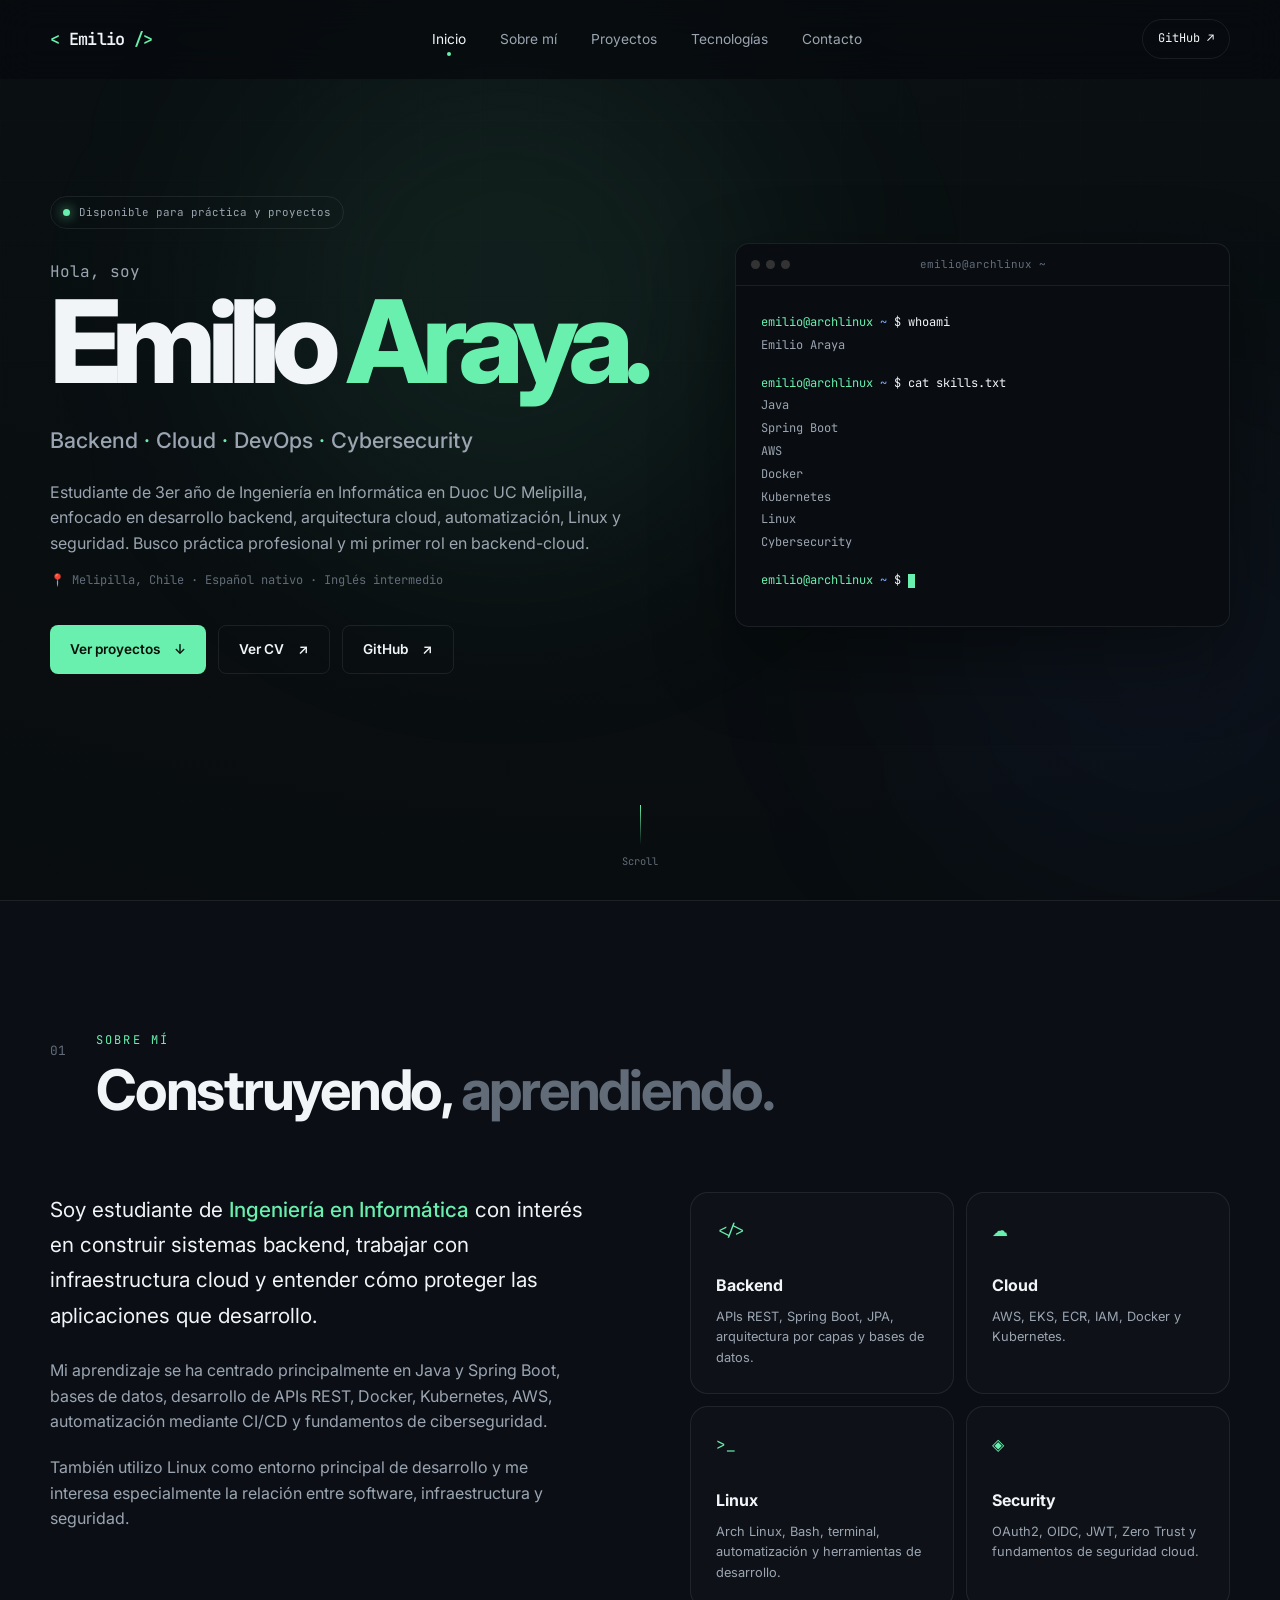
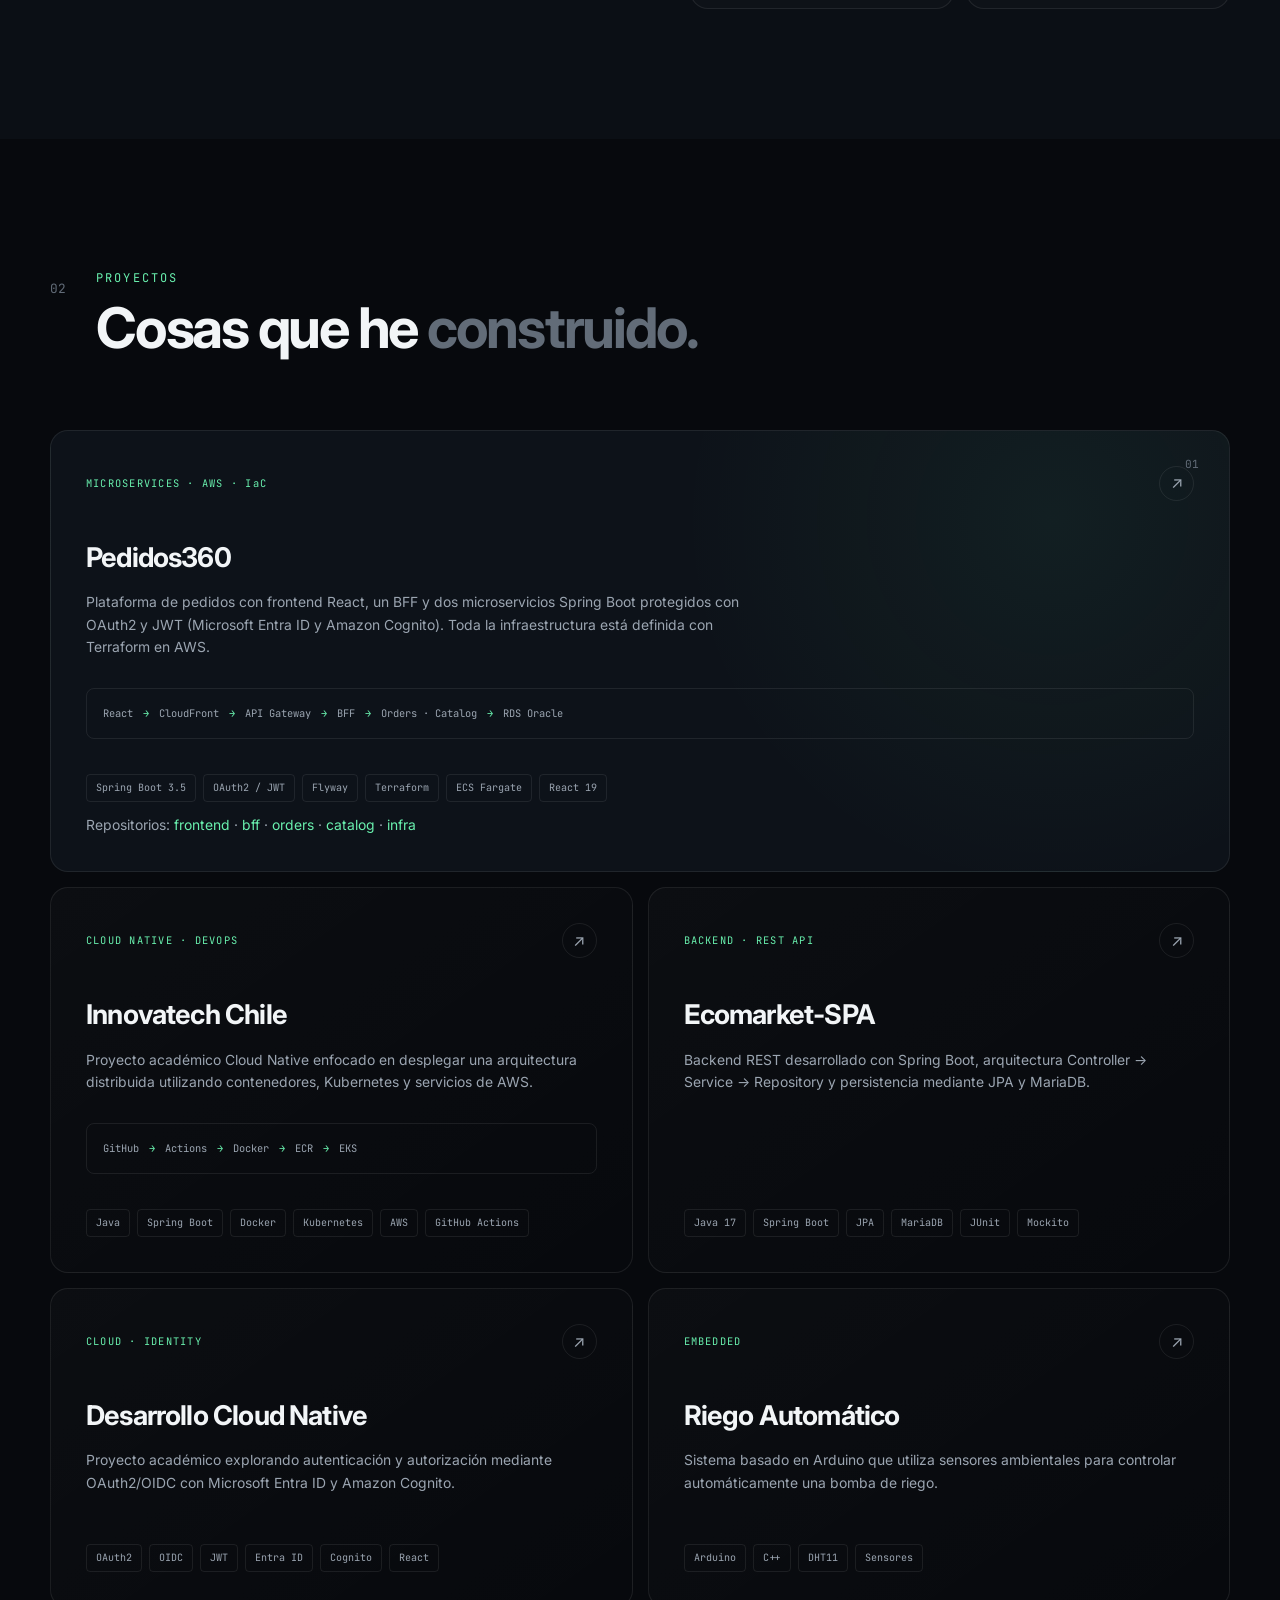
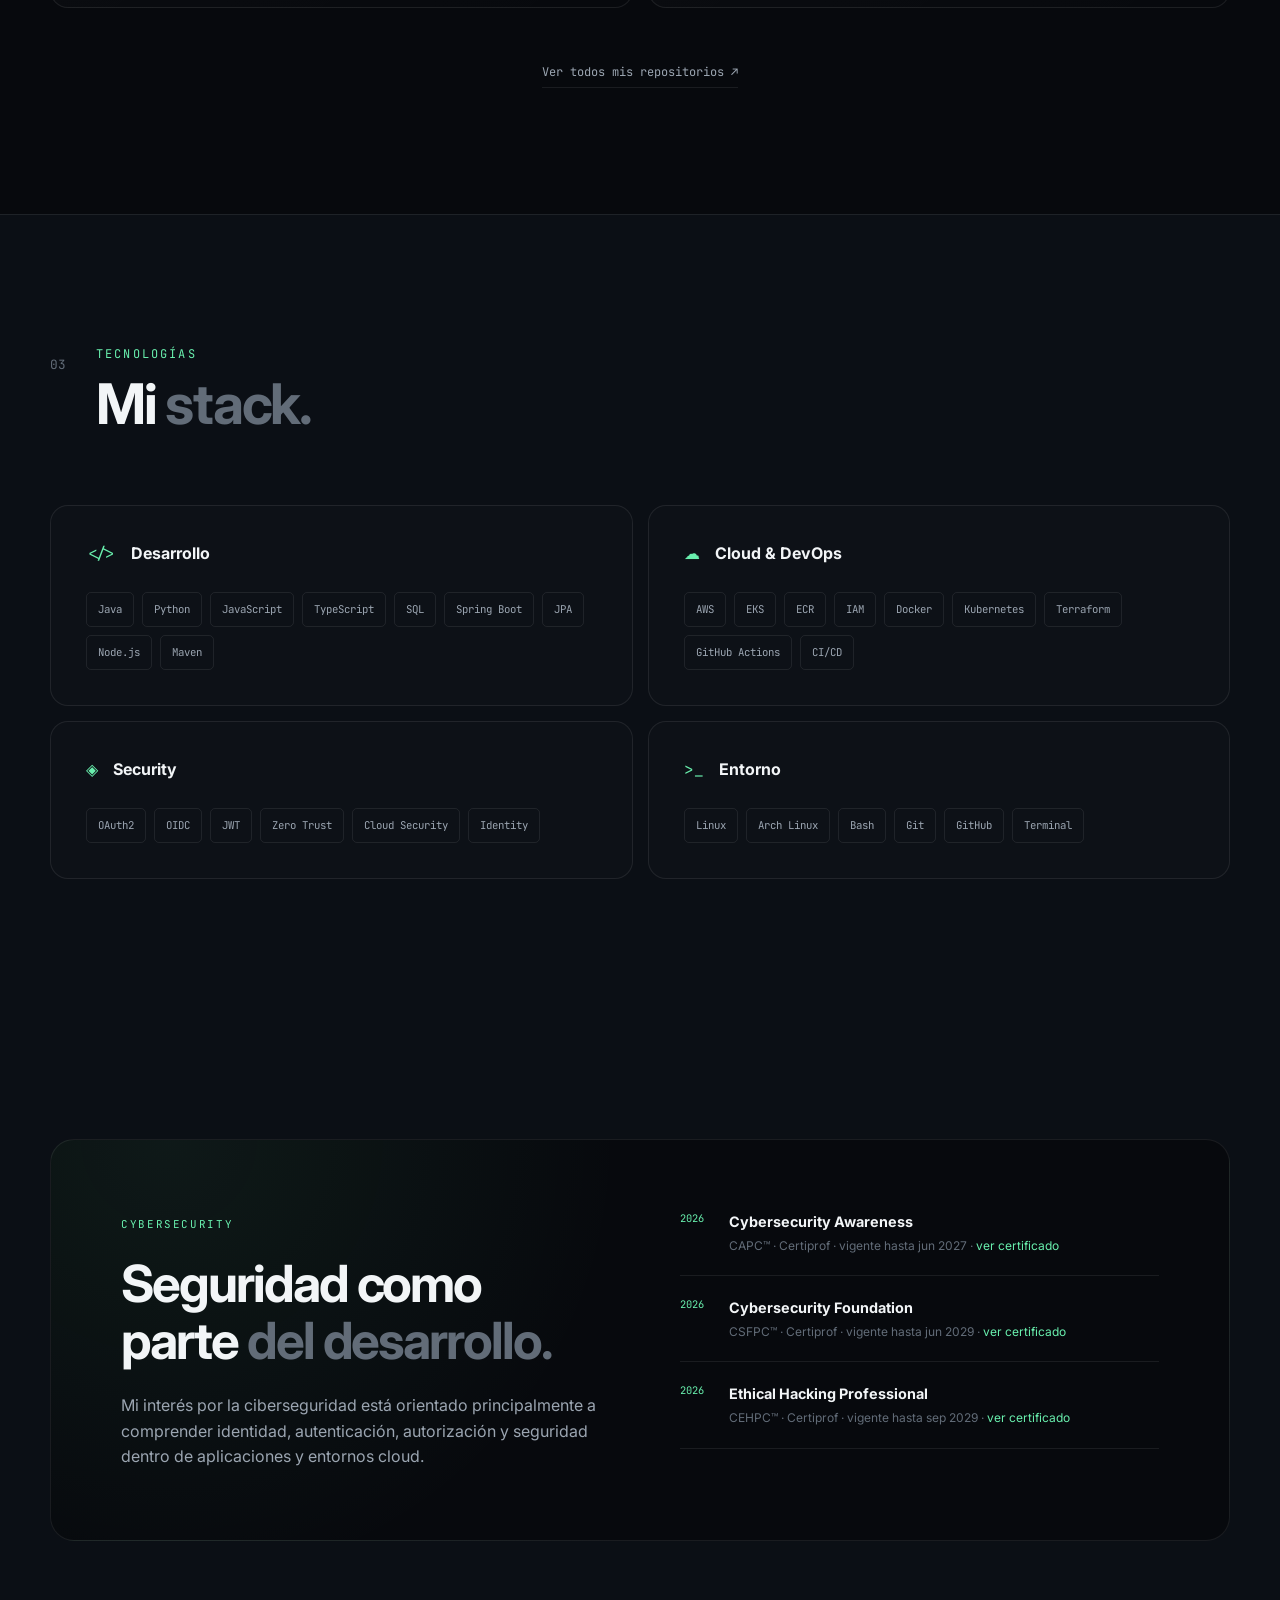
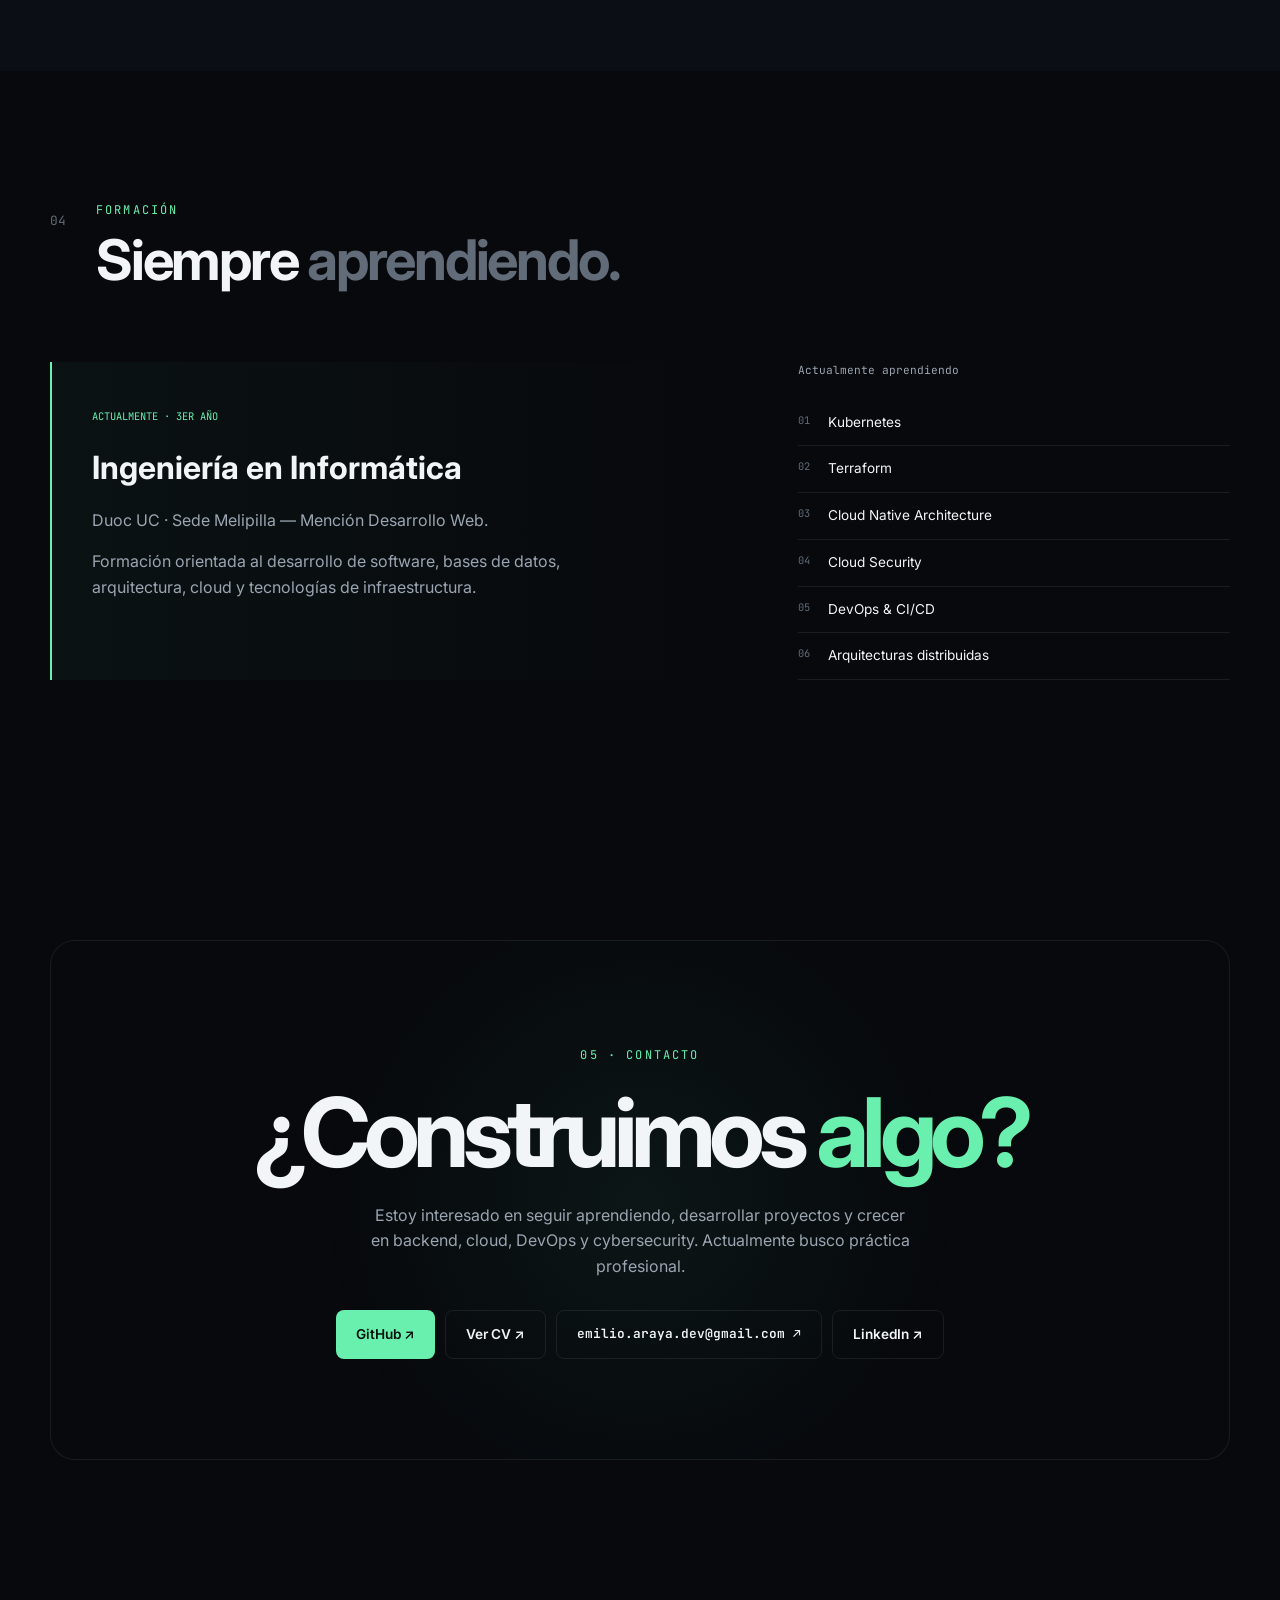
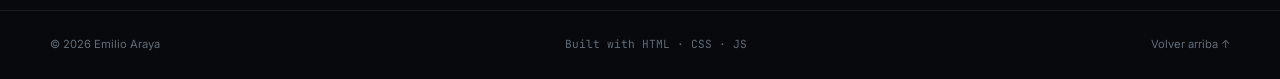
<file: index.html>
<!DOCTYPE html>
<html lang="es">
<head>
    <meta charset="UTF-8">
    <meta name="viewport" content="width=device-width, initial-scale=1.0">

    <meta name="description"
          content="Portafolio personal de Emilio Araya - Backend, Cloud, DevOps y Cybersecurity">

    <title>Emilio Araya | Backend · Cloud · DevOps</title>

    <meta name="theme-color" content="#07090d">
    <meta property="og:title" content="Emilio Araya | Backend · Cloud · DevOps">
    <meta property="og:description" content="Portafolio personal de Emilio Araya - Backend, Cloud, DevOps y Cybersecurity">
    <meta property="og:type" content="website">
    <link rel="icon" href="data:image/svg+xml,%3Csvg xmlns='http://www.w3.org/2000/svg' viewBox='0 0 100 100'%3E%3Crect width='100' height='100' rx='20' fill='%2307090d'/%3E%3Ctext x='50' y='68' font-size='55' text-anchor='middle' fill='%2369f0ae' font-family='monospace'%3E%3C/%3E%3C/text%3E%3C/svg%3E">

    <link rel="stylesheet" href="style.css">

    <!-- Google Fonts -->
    <link rel="preconnect" href="https://fonts.googleapis.com">
    <link rel="preconnect" href="https://fonts.gstatic.com" crossorigin>
    <link
        href="https://fonts.googleapis.com/css2?family=Inter:wght@400;500;600;700;800&family=JetBrains+Mono:wght@400;500;600&display=swap"
        rel="stylesheet"
    >
</head>

<body>

<noscript>
    <style>
        .reveal { opacity: 1 !important; transform: none !important; }
    </style>
</noscript>

<a class="skip-link" href="#inicio">Saltar al contenido</a>

<!-- =====================================================
     HEADER
===================================================== -->

<header class="header" id="header">

    <nav class="nav container" aria-label="Navegación principal">

        <a href="#inicio" class="logo">
            <span class="logo-bracket">&lt;</span>
            Emilio
            <span class="logo-bracket">/&gt;</span>
        </a>

        <button class="menu-toggle" id="menu-toggle" aria-label="Abrir menú" aria-expanded="false" aria-controls="nav-links">
            <span></span>
            <span></span>
            <span></span>
        </button>

        <ul class="nav-links" id="nav-links">
            <li>
                <a href="#inicio" class="nav-link active">Inicio</a>
            </li>

            <li>
                <a href="#sobre-mi" class="nav-link">Sobre mí</a>
            </li>

            <li>
                <a href="#proyectos" class="nav-link">Proyectos</a>
            </li>

            <li>
                <a href="#tecnologias" class="nav-link">Tecnologías</a>
            </li>

            <li>
                <a href="#contacto" class="nav-link">Contacto</a>
            </li>
        </ul>

        <a
            href="https://github.com/emilio-araya"
            target="_blank"
            rel="noopener noreferrer"
            class="nav-github"
        >
            GitHub ↗
        </a>

    </nav>

</header>


<main>

<!-- =====================================================
     HERO
===================================================== -->

<section class="hero section" id="inicio">

    <div class="hero-grid"></div>

    <div class="hero-glow hero-glow-one"></div>
    <div class="hero-glow hero-glow-two"></div>

    <div class="container hero-container">

        <div class="hero-content reveal">

            <div class="status">
                <span class="status-dot"></span>
                Disponible para práctica y proyectos
            </div>

            <p class="hero-small">
                Hola, soy
            </p>

            <h1>
                Emilio
                <span>Araya.</span>
            </h1>

            <h2>
                Backend
                <span>·</span>
                Cloud
                <span>·</span>
                DevOps
                <span>·</span>
                Cybersecurity
            </h2>

            <p class="hero-description">
                Estudiante de 3er año de Ingeniería en Informática
                en Duoc UC Melipilla, enfocado en desarrollo backend,
                arquitectura cloud, automatización, Linux y seguridad.
                Busco práctica profesional y mi primer rol en backend-cloud.
            </p>

            <p class="hero-meta">
                📍 Melipilla, Chile · Español nativo · Inglés intermedio
            </p>

            <div class="hero-buttons">

                <a href="#proyectos" class="btn btn-primary">
                    Ver proyectos
                    <span>↓</span>
                </a>

                <a
                    href="cv.html"
                    class="btn btn-secondary"
                >
                    Ver CV
                    <span>↗</span>
                </a>

                <a
                    href="https://github.com/emilio-araya"
                    target="_blank"
                    rel="noopener noreferrer"
                    class="btn btn-secondary"
                >
                    GitHub
                    <span>↗</span>
                </a>

            </div>

        </div>


        <div class="hero-terminal reveal">

            <div class="terminal">

                <div class="terminal-header">

                    <div class="terminal-dots">
                        <span></span>
                        <span></span>
                        <span></span>
                    </div>

                    <span class="terminal-title">
                        emilio@archlinux ~
                    </span>

                </div>

                <div class="terminal-body">

                    <p>
                        <span class="terminal-user">
                            emilio@archlinux
                        </span>
                        <span class="terminal-path">
                            ~
                        </span>
                        <span class="terminal-symbol">
                            $
                        </span>
                        whoami
                    </p>

                    <p class="terminal-output">
                        Emilio Araya
                    </p>

                    <p>
                        <span class="terminal-user">
                            emilio@archlinux
                        </span>
                        <span class="terminal-path">
                            ~
                        </span>
                        <span class="terminal-symbol">
                            $
                        </span>
                        cat skills.txt
                    </p>

                    <p class="terminal-output">
                        Java<br>
                        Spring Boot<br>
                        AWS<br>
                        Docker<br>
                        Kubernetes<br>
                        Linux<br>
                        Cybersecurity
                    </p>

                    <p>
                        <span class="terminal-user">
                            emilio@archlinux
                        </span>
                        <span class="terminal-path">
                            ~
                        </span>
                        <span class="terminal-symbol">
                            $
                        </span>
                        <span class="cursor"></span>
                    </p>

                </div>

            </div>

        </div>

    </div>

    <a href="#sobre-mi" class="scroll-indicator">
        <span></span>
        Scroll
    </a>

</section>


<!-- =====================================================
     SOBRE MI
===================================================== -->

<section class="about section" id="sobre-mi">

    <div class="container">

        <div class="section-heading reveal">

            <span class="section-number">
                01
            </span>

            <div>
                <p class="section-label">
                    SOBRE MÍ
                </p>

                <h2>
                    Construyendo,
                    <span>aprendiendo.</span>
                </h2>
            </div>

        </div>


        <div class="about-grid">

            <div class="about-text reveal">

                <p class="large-text">
                    Soy estudiante de
                    <strong>Ingeniería en Informática</strong>
                    con interés en construir sistemas backend,
                    trabajar con infraestructura cloud y entender
                    cómo proteger las aplicaciones que desarrollo.
                </p>

                <p>
                    Mi aprendizaje se ha centrado principalmente en
                    Java y Spring Boot, bases de datos, desarrollo de
                    APIs REST, Docker, Kubernetes, AWS, automatización
                    mediante CI/CD y fundamentos de ciberseguridad.
                </p>

                <p>
                    También utilizo Linux como entorno principal de
                    desarrollo y me interesa especialmente la relación
                    entre software, infraestructura y seguridad.
                </p>

            </div>


            <div class="about-cards reveal">

                <div class="info-card">

                    <span class="card-icon">
                        &lt;/&gt;
                    </span>

                    <h3>
                        Backend
                    </h3>

                    <p>
                        APIs REST, Spring Boot, JPA,
                        arquitectura por capas y bases de datos.
                    </p>

                </div>


                <div class="info-card">

                    <span class="card-icon">
                        ☁
                    </span>

                    <h3>
                        Cloud
                    </h3>

                    <p>
                        AWS, EKS, ECR, IAM,
                        Docker y Kubernetes.
                    </p>

                </div>


                <div class="info-card">

                    <span class="card-icon">
                        &gt;_
                    </span>

                    <h3>
                        Linux
                    </h3>

                    <p>
                        Arch Linux, Bash, terminal,
                        automatización y herramientas de desarrollo.
                    </p>

                </div>


                <div class="info-card">

                    <span class="card-icon">
                        ◈
                    </span>

                    <h3>
                        Security
                    </h3>

                    <p>
                        OAuth2, OIDC, JWT,
                        Zero Trust y fundamentos de seguridad cloud.
                    </p>

                </div>

            </div>

        </div>

    </div>

</section>


<!-- =====================================================
     PROYECTOS
===================================================== -->

<section class="projects section" id="proyectos">

    <div class="container">

        <div class="section-heading reveal">

            <span class="section-number">
                02
            </span>

            <div>

                <p class="section-label">
                    PROYECTOS
                </p>

                <h2>
                    Cosas que he
                    <span>construido.</span>
                </h2>

            </div>

        </div>


        <div class="projects-grid">


            <!-- PROJECT 1 -->

            <article class="project-card project-featured reveal">

                <div class="project-number">
                    01
                </div>

                <div class="project-top">

                    <span class="project-type">
                        MICROSERVICES · AWS · IaC
                    </span>

                    <a
                        href="https://github.com/emilio-araya/pedidos360-bff"
                        target="_blank"
                        rel="noopener noreferrer"
                        class="project-link"
                        aria-label="Ver Pedidos360 en GitHub"
                    >
                        ↗
                    </a>

                </div>

                <h3>
                    Pedidos360
                </h3>

                <p>
                    Plataforma de pedidos con frontend React, un BFF y
                    dos microservicios Spring Boot protegidos con OAuth2
                    y JWT (Microsoft Entra ID y Amazon Cognito).
                    Toda la infraestructura está definida con Terraform en AWS.
                </p>

                <div class="architecture">

                    <span>React</span>
                    <i>→</i>
                    <span>CloudFront</span>
                    <i>→</i>
                    <span>API Gateway</span>
                    <i>→</i>
                    <span>BFF</span>
                    <i>→</i>
                    <span>Orders · Catalog</span>
                    <i>→</i>
                    <span>RDS Oracle</span>

                </div>

                <div class="project-tags">

                    <span>Spring Boot 3.5</span>
                    <span>OAuth2 / JWT</span>
                    <span>Flyway</span>
                    <span>Terraform</span>
                    <span>ECS Fargate</span>
                    <span>React 19</span>

                </div>

                <p class="project-repos">
                    Repositorios:
                    <a href="https://github.com/emilio-araya/pedidos360-frontend" target="_blank" rel="noopener noreferrer">frontend</a> ·
                    <a href="https://github.com/emilio-araya/pedidos360-bff" target="_blank" rel="noopener noreferrer">bff</a> ·
                    <a href="https://github.com/emilio-araya/pedidos360-orders" target="_blank" rel="noopener noreferrer">orders</a> ·
                    <a href="https://github.com/emilio-araya/pedidos360-catalog" target="_blank" rel="noopener noreferrer">catalog</a> ·
                    <a href="https://github.com/emilio-araya/pedidos360-infra" target="_blank" rel="noopener noreferrer">infra</a>
                </p>

            </article>


            <!-- PROJECT 2 -->

            <article class="project-card reveal">

                <div class="project-top">

                    <span class="project-type">
                        CLOUD NATIVE · DEVOPS
                    </span>

                    <a
                        href="https://github.com/emilio-araya/proyecto-innovatech"
                        target="_blank"
                        rel="noopener noreferrer"
                        class="project-link"
                        aria-label="Ver Innovatech en GitHub"
                    >
                        ↗
                    </a>

                </div>

                <h3>
                    Innovatech Chile
                </h3>

                <p>
                    Proyecto académico Cloud Native enfocado en
                    desplegar una arquitectura distribuida utilizando
                    contenedores, Kubernetes y servicios de AWS.
                </p>

                <div class="architecture">

                    <span>GitHub</span>
                    <i>→</i>
                    <span>Actions</span>
                    <i>→</i>
                    <span>Docker</span>
                    <i>→</i>
                    <span>ECR</span>
                    <i>→</i>
                    <span>EKS</span>

                </div>

                <div class="project-tags">

                    <span>Java</span>
                    <span>Spring Boot</span>
                    <span>Docker</span>
                    <span>Kubernetes</span>
                    <span>AWS</span>
                    <span>GitHub Actions</span>

                </div>

            </article>


            <!-- PROJECT 2 -->

            <article class="project-card reveal">

                <div class="project-top">

                    <span class="project-type">
                        BACKEND · REST API
                    </span>

                    <a
                        href="https://github.com/emilio-araya/ecomarket-spa"
                        target="_blank"
                        rel="noopener noreferrer"
                        class="project-link"
                        aria-label="Ver Ecomarket en GitHub"
                    >
                        ↗
                    </a>

                </div>

                <h3>
                    Ecomarket-SPA
                </h3>

                <p>
                    Backend REST desarrollado con Spring Boot,
                    arquitectura Controller → Service → Repository
                    y persistencia mediante JPA y MariaDB.
                </p>

                <div class="project-tags">

                    <span>Java 17</span>
                    <span>Spring Boot</span>
                    <span>JPA</span>
                    <span>MariaDB</span>
                    <span>JUnit</span>
                    <span>Mockito</span>

                </div>

            </article>


            <!-- PROJECT 3 -->

            <article class="project-card reveal">

                <div class="project-top">

                    <span class="project-type">
                        CLOUD · IDENTITY
                    </span>

                    <a
                        href="https://github.com/emilio-araya/Desarrollo-Cloud-Native"
                        target="_blank"
                        rel="noopener noreferrer"
                        class="project-link"
                        aria-label="Ver proyecto Cloud Native en GitHub"
                    >
                        ↗
                    </a>

                </div>

                <h3>
                    Desarrollo Cloud Native
                </h3>

                <p>
                    Proyecto académico explorando autenticación y
                    autorización mediante OAuth2/OIDC con Microsoft
                    Entra ID y Amazon Cognito.
                </p>

                <div class="project-tags">

                    <span>OAuth2</span>
                    <span>OIDC</span>
                    <span>JWT</span>
                    <span>Entra ID</span>
                    <span>Cognito</span>
                    <span>React</span>

                </div>

            </article>


            <!-- PROJECT 4 -->

            <article class="project-card reveal">

                <div class="project-top">

                    <span class="project-type">
                        EMBEDDED
                    </span>

                    <a
                        href="https://github.com/emilio-araya/riego-automatico-arduino"
                        target="_blank"
                        rel="noopener noreferrer"
                        class="project-link"
                        aria-label="Ver proyecto Arduino en GitHub"
                    >
                        ↗
                    </a>

                </div>

                <h3>
                    Riego Automático
                </h3>

                <p>
                    Sistema basado en Arduino que utiliza sensores
                    ambientales para controlar automáticamente una
                    bomba de riego.
                </p>

                <div class="project-tags">

                    <span>Arduino</span>
                    <span>C++</span>
                    <span>DHT11</span>
                    <span>Sensores</span>

                </div>

            </article>


        </div>


        <div class="projects-more reveal">

            <a
                href="https://github.com/emilio-araya?tab=repositories"
                target="_blank"
                rel="noopener noreferrer"
                class="text-link"
            >
                Ver todos mis repositorios
                <span>↗</span>
            </a>

        </div>

    </div>

</section>


<!-- =====================================================
     TECNOLOGIAS
===================================================== -->

<section class="technologies section" id="tecnologias">

    <div class="container">

        <div class="section-heading reveal">

            <span class="section-number">
                03
            </span>

            <div>

                <p class="section-label">
                    TECNOLOGÍAS
                </p>

                <h2>
                    Mi
                    <span>stack.</span>
                </h2>

            </div>

        </div>


        <div class="tech-layout">


            <div class="tech-category reveal">

                <div class="tech-category-header">

                    <span class="tech-icon">
                        &lt;/&gt;
                    </span>

                    <h3>
                        Desarrollo
                    </h3>

                </div>

                <div class="tech-list">

                    <span>Java</span>
                    <span>Python</span>
                    <span>JavaScript</span>
                    <span>TypeScript</span>
                    <span>SQL</span>
                    <span>Spring Boot</span>
                    <span>JPA</span>
                    <span>Node.js</span>
                    <span>Maven</span>

                </div>

            </div>


            <div class="tech-category reveal">

                <div class="tech-category-header">

                    <span class="tech-icon">
                        ☁
                    </span>

                    <h3>
                        Cloud & DevOps
                    </h3>

                </div>

                <div class="tech-list">

                    <span>AWS</span>
                    <span>EKS</span>
                    <span>ECR</span>
                    <span>IAM</span>
                    <span>Docker</span>
                    <span>Kubernetes</span>
                    <span>Terraform</span>
                    <span>GitHub Actions</span>
                    <span>CI/CD</span>

                </div>

            </div>


            <div class="tech-category reveal">

                <div class="tech-category-header">

                    <span class="tech-icon">
                        ◈
                    </span>

                    <h3>
                        Security
                    </h3>

                </div>

                <div class="tech-list">

                    <span>OAuth2</span>
                    <span>OIDC</span>
                    <span>JWT</span>
                    <span>Zero Trust</span>
                    <span>Cloud Security</span>
                    <span>Identity</span>

                </div>

            </div>


            <div class="tech-category reveal">

                <div class="tech-category-header">

                    <span class="tech-icon">
                        >_
                    </span>

                    <h3>
                        Entorno
                    </h3>

                </div>

                <div class="tech-list">

                    <span>Linux</span>
                    <span>Arch Linux</span>
                    <span>Bash</span>
                    <span>Git</span>
                    <span>GitHub</span>
                    <span>Terminal</span>

                </div>

            </div>

        </div>

    </div>

</section>


<!-- =====================================================
     SEGURIDAD / CERTIFICACIONES
===================================================== -->

<section class="security section" id="seguridad">

    <div class="container">

        <div class="security-box reveal">

            <div class="security-content">

                <span class="security-label">
                    CYBERSECURITY
                </span>

                <h2>
                    Seguridad como parte
                    <span>del desarrollo.</span>
                </h2>

                <p>
                    Mi interés por la ciberseguridad está orientado
                    principalmente a comprender identidad, autenticación,
                    autorización y seguridad dentro de aplicaciones
                    y entornos cloud.
                </p>

            </div>


            <div class="certifications">

                <div class="certification">

                    <span class="cert-year">
                        2026
                    </span>

                    <div>

                        <h3>
                            Cybersecurity Awareness
                        </h3>

                        <p>
                            CAPC™ · Certiprof · vigente hasta jun 2027 ·
                            <a href="certs/capc.pdf" target="_blank" rel="noopener">ver certificado</a>
                        </p>

                    </div>

                </div>


                <div class="certification">

                    <span class="cert-year">
                        2026
                    </span>

                    <div>

                        <h3>
                            Cybersecurity Foundation
                        </h3>

                        <p>
                            CSFPC™ · Certiprof · vigente hasta jun 2029 ·
                            <a href="certs/csfpc.pdf" target="_blank" rel="noopener">ver certificado</a>
                        </p>

                    </div>

                </div>


                <div class="certification">

                    <span class="cert-year">
                        2026
                    </span>

                    <div>

                        <h3>
                            Ethical Hacking Professional
                        </h3>

                        <p>
                            CEHPC™ · Certiprof · vigente hasta sep 2029 ·
                            <a href="certs/cehpc.pdf" target="_blank" rel="noopener">ver certificado</a>
                        </p>

                    </div>

                </div>

            </div>

        </div>

    </div>

</section>


<!-- =====================================================
     FORMACION
===================================================== -->

<section class="education section" id="formacion">

    <div class="container">

        <div class="section-heading reveal">

            <span class="section-number">
                04
            </span>

            <div>

                <p class="section-label">
                    FORMACIÓN
                </p>

                <h2>
                    Siempre
                    <span>aprendiendo.</span>
                </h2>

            </div>

        </div>


        <div class="education-grid">

            <div class="education-main reveal">

                <span class="education-date">
                    ACTUALMENTE · 3ER AÑO
                </span>

                <h3>
                    Ingeniería en Informática
                </h3>

                <p>
                    Duoc UC · Sede Melipilla — Mención Desarrollo Web.
                </p>

                <p>
                    Formación orientada al desarrollo de software,
                    bases de datos, arquitectura, cloud y tecnologías
                    de infraestructura.
                </p>

            </div>


            <div class="learning-list reveal">

                <p class="learning-title">
                    Actualmente aprendiendo
                </p>

                <ul>

                    <li>
                        <span>01</span>
                        Kubernetes
                    </li>

                    <li>
                        <span>02</span>
                        Terraform
                    </li>

                    <li>
                        <span>03</span>
                        Cloud Native Architecture
                    </li>

                    <li>
                        <span>04</span>
                        Cloud Security
                    </li>

                    <li>
                        <span>05</span>
                        DevOps & CI/CD
                    </li>

                    <li>
                        <span>06</span>
                        Arquitecturas distribuidas
                    </li>

                </ul>

            </div>

        </div>

    </div>

</section>


<!-- =====================================================
     CONTACTO
===================================================== -->

<section class="contact section" id="contacto">

    <div class="container">

        <div class="contact-box reveal">

            <span class="section-label">
                05 · CONTACTO
            </span>

            <h2>
                ¿Construimos
                <span>algo?</span>
            </h2>

            <p>
                Estoy interesado en seguir aprendiendo,
                desarrollar proyectos y crecer en backend,
                cloud, DevOps y cybersecurity. Actualmente
                busco práctica profesional.
            </p>

            <div class="contact-buttons">

                <a
                    href="https://github.com/emilio-araya"
                    target="_blank"
                    rel="noopener noreferrer"
                    class="btn btn-primary"
                >
                    GitHub ↗
                </a>

                <a
                    href="cv.html"
                    class="btn btn-secondary"
                >
                    Ver CV ↗
                </a>

                <a
                    href="mailto:emilio.araya.dev@gmail.com"
                    class="btn btn-secondary btn-email"
                >
                    emilio.araya.dev@gmail.com ↗
                </a>

                <a
                    href="https://www.linkedin.com/in/emilio-araya-213621253/"
                    target="_blank"
                    rel="noopener noreferrer"
                    class="btn btn-secondary"
                >
                    LinkedIn ↗
                </a>

            </div>

        </div>

    </div>

</section>

</main>


<!-- =====================================================
     FOOTER
===================================================== -->

<footer class="footer">

    <div class="container footer-container">

        <p>
            © <span id="year"></span> Emilio Araya
        </p>

        <p class="footer-code">
            Built with HTML · CSS · JS
        </p>

        <a href="#inicio">
            Volver arriba ↑
        </a>

    </div>

</footer>


<script src="script.js"></script>

</body>
</html>
</file>
<file: style.css>
/* =====================================================
   VARIABLES
===================================================== */

:root {

    --bg: #07090d;
    --bg-secondary: #0b0f15;
    --bg-card: #0d1219;

    --text: #f2f5f7;
    --text-secondary: #9ba5b1;
    --text-muted: #626c78;

    --accent: #69f0ae;
    --accent-dark: #38b978;

    --border: rgba(255, 255, 255, 0.08);
    --border-hover: rgba(105, 240, 174, 0.35);

    --container: 1180px;

    --radius: 18px;

    --transition: 0.3s ease;

}


/* =====================================================
   RESET
===================================================== */

* {
    margin: 0;
    padding: 0;
    box-sizing: border-box;
}

html {
    scroll-behavior: smooth;
}

body {

    font-family: "Inter", sans-serif;

    background:
        radial-gradient(
            circle at 50% -20%,
            rgba(105, 240, 174, 0.06),
            transparent 40%
        ),
        var(--bg);

    color: var(--text);

    line-height: 1.6;

    overflow-x: hidden;

}

body.menu-open {
    overflow: hidden;
}

a {
    color: inherit;
    text-decoration: none;
}

button {
    font: inherit;
}

ul {
    list-style: none;
}

::selection {
    background: var(--accent);
    color: #06100a;
}


/* =====================================================
   GLOBAL
===================================================== */

.skip-link {
    position: absolute;
    top: -100px;
    left: 16px;
    z-index: 2000;
    background: var(--accent);
    color: #06100a;
    padding: 10px 16px;
    border-radius: 8px;
    font-size: 0.85rem;
    font-weight: 600;
    transition: top 0.2s ease;
}

.skip-link:focus {
    top: 12px;
}

a:focus-visible,
button:focus-visible {
    outline: 2px solid var(--accent);
    outline-offset: 3px;
}

.container {

    width: min(
        calc(100% - 48px),
        var(--container)
    );

    margin-inline: auto;

}

.section {
    padding: 130px 0;
}

.section-label {

    font-family: "JetBrains Mono", monospace;

    font-size: 0.75rem;

    letter-spacing: 0.18em;

    color: var(--accent);

}

.section-heading {

    display: flex;

    gap: 30px;

    align-items: flex-start;

    margin-bottom: 70px;

}

.section-number {

    font-family: "JetBrains Mono", monospace;

    color: var(--text-muted);

    font-size: 0.8rem;

    padding-top: 10px;

}

.section-heading h2 {

    font-size: clamp(
        2rem,
        5vw,
        3.5rem
    );

    line-height: 1.1;

    margin-top: 10px;

    letter-spacing: -0.04em;

}

.section-heading h2 span {

    color: var(--text-muted);

}


/* =====================================================
   HEADER
===================================================== */

.header {

    position: fixed;

    top: 0;
    left: 0;

    width: 100%;

    z-index: 1000;

    background: rgba(7, 9, 13, 0.7);

    backdrop-filter: blur(18px);

    border-bottom: 1px solid transparent;

    transition: var(--transition);

}

.header.scrolled {

    border-color: var(--border);

    background: rgba(7, 9, 13, 0.92);

}

.nav {

    height: 78px;

    display: flex;

    align-items: center;

    justify-content: space-between;

    gap: 30px;

}

.logo {

    font-family: "JetBrains Mono", monospace;

    font-size: 1.05rem;

    font-weight: 600;

    letter-spacing: -0.04em;

}

.logo-bracket {
    color: var(--accent);
}

.nav-links {

    display: flex;

    align-items: center;

    gap: 34px;

}

.nav-link {

    position: relative;

    color: var(--text-secondary);

    font-size: 0.86rem;

    transition: var(--transition);

}

.nav-link:hover,
.nav-link.active {

    color: var(--text);

}

.nav-link.active::after {

    content: "";

    position: absolute;

    bottom: -9px;

    left: 50%;

    transform: translateX(-50%);

    width: 4px;

    height: 4px;

    border-radius: 50%;

    background: var(--accent);

}

.nav-github {

    font-family: "JetBrains Mono", monospace;

    font-size: 0.75rem;

    border: 1px solid var(--border);

    padding: 9px 15px;

    border-radius: 100px;

    transition: var(--transition);

}

.nav-github:hover {

    border-color: var(--border-hover);

    color: var(--accent);

}

.menu-toggle {

    display: none;

    background: none;

    border: none;

    cursor: pointer;

    width: 40px;

    height: 40px;

}

.menu-toggle span {

    display: block;

    width: 24px;

    height: 2px;

    margin: 5px auto;

    background: var(--text);

}


/* =====================================================
   HERO
===================================================== */

.hero {

    position: relative;

    min-height: 100vh;

    display: flex;

    align-items: center;

    overflow: hidden;

    padding-top: 100px;

}

.hero-container {

    display: grid;

    grid-template-columns: 1.1fr 0.9fr;

    align-items: center;

    gap: 80px;

    position: relative;

    z-index: 2;

}

.hero-grid {

    position: absolute;

    inset: 0;

    opacity: 0.25;

    background-image:

        linear-gradient(
            rgba(255,255,255,0.035) 1px,
            transparent 1px
        ),

        linear-gradient(
            90deg,
            rgba(255,255,255,0.035) 1px,
            transparent 1px
        );

    background-size: 60px 60px;

    mask-image: linear-gradient(
        to bottom,
        black,
        transparent 90%
    );

}

.hero-glow {

    position: absolute;

    width: 500px;
    height: 500px;

    border-radius: 50%;

    filter: blur(120px);

    pointer-events: none;

}

.hero-glow-one {

    top: 5%;

    left: 20%;

    background: rgba(105, 240, 174, 0.08);

}

.hero-glow-two {

    right: -10%;

    bottom: 0;

    background: rgba(80, 120, 255, 0.05);

}

.status {

    display: inline-flex;

    align-items: center;

    gap: 9px;

    border: 1px solid var(--border);

    padding: 7px 12px;

    border-radius: 100px;

    font-family: "JetBrains Mono", monospace;

    font-size: 0.68rem;

    color: var(--text-secondary);

    margin-bottom: 30px;

}

.status-dot {

    width: 7px;
    height: 7px;

    border-radius: 50%;

    background: var(--accent);

    box-shadow: 0 0 12px var(--accent);

    animation: pulse 2s infinite;

}

@keyframes pulse {

    0%, 100% {
        opacity: 1;
    }

    50% {
        opacity: 0.4;
    }

}

.hero-small {

    font-family: "JetBrains Mono", monospace;

    color: var(--text-secondary);

    margin-bottom: 5px;

}

.hero h1 {

    font-size: clamp(
        4rem,
        9vw,
        7.5rem
    );

    line-height: 0.9;

    letter-spacing: -0.075em;

    font-weight: 800;

}

.hero h1 span {

    color: var(--accent);

}

.hero h2 {

    font-size: clamp(
        1rem,
        2vw,
        1.35rem
    );

    font-weight: 500;

    color: var(--text-secondary);

    margin-top: 30px;

}

.hero h2 span {

    color: var(--accent);

}

.hero-description {

    max-width: 600px;

    color: var(--text-secondary);

    font-size: 1rem;

    margin-top: 22px;

}

.hero-meta {

    margin-top: 14px;

    font-family: "JetBrains Mono", monospace;

    font-size: 0.75rem;

    color: var(--text-muted);

}

.hero-buttons {

    display: flex;

    gap: 12px;

    margin-top: 35px;

}


/* =====================================================
   BUTTONS
===================================================== */

.btn {

    display: inline-flex;

    align-items: center;

    justify-content: center;

    gap: 14px;

    padding: 13px 20px;

    border-radius: 8px;

    font-size: 0.85rem;

    font-weight: 600;

    transition: var(--transition);

}

.btn-primary {

    background: var(--accent);

    color: #06100a;

}

.btn-primary:hover {

    transform: translateY(-3px);

    box-shadow:
        0 10px 30px
        rgba(105, 240, 174, 0.15);

}

.btn-secondary {

    border: 1px solid var(--border);

    color: var(--text);

}

.btn-secondary:hover {

    border-color: var(--border-hover);

    color: var(--accent);

    transform: translateY(-3px);

}


/* =====================================================
   TERMINAL
===================================================== */

.hero-terminal {

    transform: rotate(1.5deg);

}

.terminal {

    background: #090d12;

    border: 1px solid var(--border);

    border-radius: 14px;

    overflow: hidden;

    box-shadow:
        0 30px 80px
        rgba(0, 0, 0, 0.4);

}

.terminal-header {

    height: 42px;

    display: flex;

    align-items: center;

    justify-content: center;

    border-bottom: 1px solid var(--border);

    position: relative;

}

.terminal-dots {

    position: absolute;

    left: 15px;

    display: flex;

    gap: 6px;

}

.terminal-dots span {

    width: 9px;
    height: 9px;

    border-radius: 50%;

    background: #333;

}

.terminal-title {

    font-family: "JetBrains Mono", monospace;

    color: var(--text-muted);

    font-size: 0.68rem;

}

.terminal-body {

    padding: 25px;

    min-height: 340px;

    font-family: "JetBrains Mono", monospace;

    font-size: 0.75rem;

    line-height: 1.9;

}

.terminal-user {
    color: var(--accent);
}

.terminal-path {
    color: #78a9ff;
}

.terminal-symbol {
    color: var(--text);
}

.terminal-output {

    color: var(--text-secondary);

    margin-bottom: 15px;

}

.cursor {

    display: inline-block;

    width: 7px;

    height: 14px;

    background: var(--accent);

    vertical-align: middle;

    animation: blink 1s infinite;

}

@keyframes blink {

    50% {
        opacity: 0;
    }

}


/* =====================================================
   SCROLL INDICATOR
===================================================== */

.scroll-indicator {

    position: absolute;

    bottom: 30px;

    left: 50%;

    transform: translateX(-50%);

    display: flex;

    flex-direction: column;

    align-items: center;

    gap: 8px;

    font-family: "JetBrains Mono", monospace;

    color: var(--text-muted);

    font-size: 0.65rem;

}

.scroll-indicator span {

    width: 1px;

    height: 40px;

    background: linear-gradient(
        var(--accent),
        transparent
    );

}


/* =====================================================
   ABOUT
===================================================== */

.about {

    border-top: 1px solid var(--border);

    background: var(--bg-secondary);

}

.about-grid {

    display: grid;

    grid-template-columns: 1fr 1fr;

    gap: 100px;

}

.about-text {

    color: var(--text-secondary);

}

.about-text .large-text {

    color: var(--text);

    font-size: 1.3rem;

    line-height: 1.7;

    margin-bottom: 25px;

}

.about-text strong {

    color: var(--accent);

    font-weight: 500;

}

.about-text p + p {

    margin-top: 20px;

}

.about-cards {

    display: grid;

    grid-template-columns: repeat(2, 1fr);

    gap: 12px;

}

.info-card {

    padding: 25px;

    border: 1px solid var(--border);

    background: rgba(255,255,255,0.015);

    border-radius: var(--radius);

    transition: var(--transition);

}

.info-card:hover {

    transform: translateY(-5px);

    border-color: var(--border-hover);

}

.card-icon {

    display: block;

    font-family: "JetBrains Mono", monospace;

    color: var(--accent);

    font-size: 1rem;

    margin-bottom: 30px;

}

.info-card h3 {

    font-size: 1rem;

    margin-bottom: 8px;

}

.info-card p {

    font-size: 0.8rem;

    color: var(--text-secondary);

}


/* =====================================================
   PROJECTS
===================================================== */

.projects {

    background: var(--bg);

}

.projects-grid {

    display: grid;

    grid-template-columns: repeat(2, 1fr);

    gap: 15px;

}

.project-card {

    position: relative;

    padding: 35px;

    min-height: 320px;

    display: flex;

    flex-direction: column;

    border: 1px solid var(--border);

    border-radius: var(--radius);

    background:
        linear-gradient(
            145deg,
            rgba(255,255,255,0.025),
            rgba(255,255,255,0.005)
        );

    overflow: hidden;

    transition: var(--transition);

}

.project-card::before {

    content: "";

    position: absolute;

    width: 200px;
    height: 200px;

    border-radius: 50%;

    background: var(--accent);

    opacity: 0;

    filter: blur(100px);

    right: -100px;
    bottom: -100px;

    transition: var(--transition);

}

.project-card:hover {

    transform: translateY(-7px);

    border-color: var(--border-hover);

}

.project-card:hover::before {

    opacity: 0.08;

}

.project-featured {

    grid-column: span 2;

    min-height: 380px;

    background:
        radial-gradient(
            circle at 85% 20%,
            rgba(105,240,174,0.06),
            transparent 35%
        ),
        var(--bg-card);

}

.project-number {

    position: absolute;

    right: 30px;
    top: 25px;

    font-family: "JetBrains Mono", monospace;

    color: var(--text-muted);

    font-size: 0.7rem;

}

.project-top {

    display: flex;

    justify-content: space-between;

    align-items: center;

}

.project-type {

    font-family: "JetBrains Mono", monospace;

    color: var(--accent);

    font-size: 0.65rem;

    letter-spacing: 0.12em;

}

.project-link {

    width: 35px;
    height: 35px;

    display: grid;

    place-items: center;

    border: 1px solid var(--border);

    border-radius: 50%;

    color: var(--text-secondary);

    transition: var(--transition);

}

.project-link:hover {

    background: var(--accent);

    color: #06100a;

    border-color: var(--accent);

}

.project-card h3 {

    font-size: 1.7rem;

    margin-top: 35px;

    letter-spacing: -0.03em;

}

.project-card p {

    color: var(--text-secondary);

    font-size: 0.87rem;

    max-width: 680px;

    margin-top: 12px;

}

.project-tags {

    display: flex;

    flex-wrap: wrap;

    gap: 7px;

    margin-top: auto;

    padding-top: 35px;

}

.project-tags span {

    font-family: "JetBrains Mono", monospace;

    font-size: 0.63rem;

    color: var(--text-secondary);

    border: 1px solid var(--border);

    padding: 5px 9px;

    border-radius: 4px;

}

.architecture {

    display: flex;

    flex-wrap: wrap;

    align-items: center;

    gap: 10px;

    margin-top: 30px;

    padding: 16px;

    border: 1px solid var(--border);

    border-radius: 8px;

    font-family: "JetBrains Mono", monospace;

    font-size: 0.65rem;

    color: var(--text-secondary);

}

.architecture i {

    color: var(--accent);

    font-style: normal;

}

.projects-more {

    text-align: center;

    margin-top: 50px;

}

.text-link {

    font-family: "JetBrains Mono", monospace;

    color: var(--text-secondary);

    font-size: 0.75rem;

    border-bottom: 1px solid var(--border);

    padding-bottom: 7px;

    transition: var(--transition);

}

.text-link:hover {

    color: var(--accent);

    border-color: var(--accent);

}


/* =====================================================
   TECHNOLOGIES
===================================================== */

.technologies {

    background: var(--bg-secondary);

    border-top: 1px solid var(--border);

}

.tech-layout {

    display: grid;

    grid-template-columns: repeat(2, 1fr);

    gap: 15px;

}

.tech-category {

    border: 1px solid var(--border);

    border-radius: var(--radius);

    padding: 35px;

    background: rgba(255,255,255,0.012);

}

.tech-category-header {

    display: flex;

    align-items: center;

    gap: 15px;

    margin-bottom: 25px;

}

.tech-icon {

    color: var(--accent);

    font-family: "JetBrains Mono", monospace;

}

.tech-category h3 {

    font-size: 1rem;

}

.tech-list {

    display: flex;

    flex-wrap: wrap;

    gap: 8px;

}

.tech-list span {

    padding: 8px 11px;

    border: 1px solid var(--border);

    border-radius: 5px;

    font-family: "JetBrains Mono", monospace;

    color: var(--text-secondary);

    font-size: 0.67rem;

    transition: var(--transition);

}

.tech-list span:hover {

    color: var(--accent);

    border-color: var(--border-hover);

}


/* =====================================================
   SECURITY
===================================================== */

.security {

    background: var(--bg-secondary);

}

.security-box {

    display: grid;

    grid-template-columns: 1fr 1fr;

    gap: 80px;

    padding: 70px;

    border: 1px solid var(--border);

    border-radius: 24px;

    background:
        radial-gradient(
            circle at 10% 0%,
            rgba(105,240,174,0.07),
            transparent 40%
        ),
        var(--bg);

}

.security-label {

    font-family: "JetBrains Mono", monospace;

    font-size: 0.68rem;

    letter-spacing: 0.15em;

    color: var(--accent);

}

.security-content h2 {

    font-size: clamp(
        2rem,
        4vw,
        3.2rem
    );

    line-height: 1.1;

    margin-top: 20px;

    letter-spacing: -0.04em;

}

.security-content h2 span {

    color: var(--text-muted);

}

.security-content p {

    color: var(--text-secondary);

    margin-top: 25px;

    max-width: 500px;

}

.certifications {

    display: flex;

    flex-direction: column;

}

.certification {

    display: flex;

    gap: 25px;

    padding: 20px 0;

    border-bottom: 1px solid var(--border);

}

.certification:first-child {

    padding-top: 0;

}

.cert-year {

    font-family: "JetBrains Mono", monospace;

    color: var(--accent);

    font-size: 0.65rem;

}

.certification h3 {

    font-size: 0.9rem;

}

.certification p {

    color: var(--text-muted);

    font-size: 0.75rem;

    margin-top: 3px;

}


/* =====================================================
   EDUCATION
===================================================== */

.education {

    background: var(--bg);

}

.education-grid {

    display: grid;

    grid-template-columns: 1.2fr 0.8fr;

    gap: 100px;

}

.education-main {

    padding: 40px;

    border-left: 2px solid var(--accent);

    background:
        linear-gradient(
            90deg,
            rgba(105,240,174,0.04),
            transparent
        );

}

.education-date {

    font-family: "JetBrains Mono", monospace;

    color: var(--accent);

    font-size: 0.65rem;

}

.education-main h3 {

    font-size: 2rem;

    margin-top: 15px;

}

.education-main p {

    color: var(--text-secondary);

    margin-top: 15px;

    max-width: 550px;

}

.learning-title {

    color: var(--text-secondary);

    font-family: "JetBrains Mono", monospace;

    font-size: 0.7rem;

    margin-bottom: 20px;

}

.learning-list li {

    display: flex;

    gap: 18px;

    padding: 12px 0;

    border-bottom: 1px solid var(--border);

    font-size: 0.85rem;

}

.learning-list li span {

    font-family: "JetBrains Mono", monospace;

    color: var(--text-muted);

    font-size: 0.65rem;

}


/* =====================================================
   CONTACT
===================================================== */

.contact {

    padding-bottom: 150px;

    background: var(--bg);

}

.contact-box {

    text-align: center;

    padding: 100px 30px;

    border: 1px solid var(--border);

    border-radius: 25px;

    background:
        radial-gradient(
            circle at center,
            rgba(105,240,174,0.06),
            transparent 50%
        );

}

.contact-box h2 {

    font-size: clamp(
        3rem,
        8vw,
        6rem
    );

    line-height: 0.95;

    letter-spacing: -0.07em;

    margin-top: 20px;

}

.contact-box h2 span {

    color: var(--accent);

}

.contact-box > p {

    max-width: 550px;

    margin: 25px auto;

    color: var(--text-secondary);

}

.contact-buttons {

    display: flex;

    justify-content: center;

    flex-wrap: wrap;

    gap: 10px;

    margin-top: 30px;

}

.btn-email {
    font-family: "JetBrains Mono", monospace;
    font-size: 0.8rem;
    word-break: break-all;
}


/* =====================================================
   FOOTER
===================================================== */

.footer {

    border-top: 1px solid var(--border);

    padding: 25px 0;

    background: var(--bg);

}

.footer-container {

    display: flex;

    align-items: center;

    justify-content: space-between;

    gap: 20px;

    color: var(--text-muted);

    font-size: 0.7rem;

}

.footer-code {

    font-family: "JetBrains Mono", monospace;

}

.footer a:hover {

    color: var(--accent);

}


/* =====================================================
   REVEAL ANIMATION
===================================================== */

.reveal {

    opacity: 0;

    transform: translateY(30px);

    transition:
        opacity 0.8s ease,
        transform 0.8s ease;

}

.reveal.visible {

    opacity: 1;

    transform: translateY(0);

}

@media (prefers-reduced-motion: reduce) {

    html {
        scroll-behavior: auto;
    }

    .reveal {
        opacity: 1;
        transform: none;
        transition: none;
    }

    * {
        animation-duration: 0.01ms !important;
        transition-duration: 0.01ms !important;
    }

}


/* =====================================================
   RESPONSIVE
===================================================== */

@media (max-width: 950px) {

    .nav-links {

        position: fixed;

        top: 78px;
        left: 0;

        width: 100%;

        height: calc(100vh - 78px);

        background: rgba(7, 9, 13, 0.98);

        backdrop-filter: blur(20px);

        display: flex;

        flex-direction: column;

        justify-content: center;

        gap: 30px;

        transform: translateX(100%);

        transition: var(--transition);

    }

    .nav-links.open {

        transform: translateX(0);

    }

    .nav-link {

        font-size: 1.2rem;

    }

    .nav-github {

        display: none;

    }

    .menu-toggle {

        display: block;

    }

    .hero-container {

        grid-template-columns: 1fr;

        gap: 60px;

    }

    .hero-terminal {

        max-width: 650px;

    }

    .about-grid {

        grid-template-columns: 1fr;

        gap: 50px;

    }

    .security-box {

        grid-template-columns: 1fr;

        gap: 50px;

    }

    .education-grid {

        grid-template-columns: 1fr;

        gap: 50px;

    }

}


@media (max-width: 700px) {

    .container {

        width: min(
            calc(100% - 30px),
            var(--container)
        );

    }

    .section {

        padding: 90px 0;

    }

    .section-heading {

        margin-bottom: 45px;

    }

    .hero {

        min-height: auto;

        padding-top: 150px;

        padding-bottom: 100px;

    }

    .hero h1 {

        font-size: 4rem;

    }

    .hero h2 {

        line-height: 1.6;

    }

    .hero-buttons {

        flex-direction: column;

        align-items: stretch;

    }

    .btn {

        width: 100%;

    }

    .hero-terminal {

        transform: none;

    }

    .terminal-body {

        font-size: 0.65rem;

        min-height: 280px;

    }

    .about-cards {

        grid-template-columns: 1fr;

    }

    .projects-grid {

        grid-template-columns: 1fr;

    }

    .project-featured {

        grid-column: span 1;

    }

    .architecture {

        line-height: 2;

    }

    .tech-layout {

        grid-template-columns: 1fr;

    }

    .security-box {

        padding: 35px 25px;

    }

    .contact-box {

        padding: 70px 20px;

    }

    .footer-container {

        flex-direction: column;

        text-align: center;

    }

}


@media (max-width: 450px) {

    .hero h1 {

        font-size: 3.3rem;

    }

    .hero-small {

        font-size: 0.85rem;

    }

    .section-heading h2 {

        font-size: 2rem;

    }

    .project-card {

        padding: 25px;

    }

}

/* =====================================================
   PROJECT REPOS / CERTIFICATE LINKS
===================================================== */

.project-repos {
    margin-top: 18px;
    font-size: 0.8rem;
    color: var(--text-secondary);
}

.project-repos a,
.certification p a {
    color: var(--accent);
    text-underline-offset: 3px;
}

.project-repos a:hover,
.certification p a:hover {
    color: var(--text);
}
</file>
